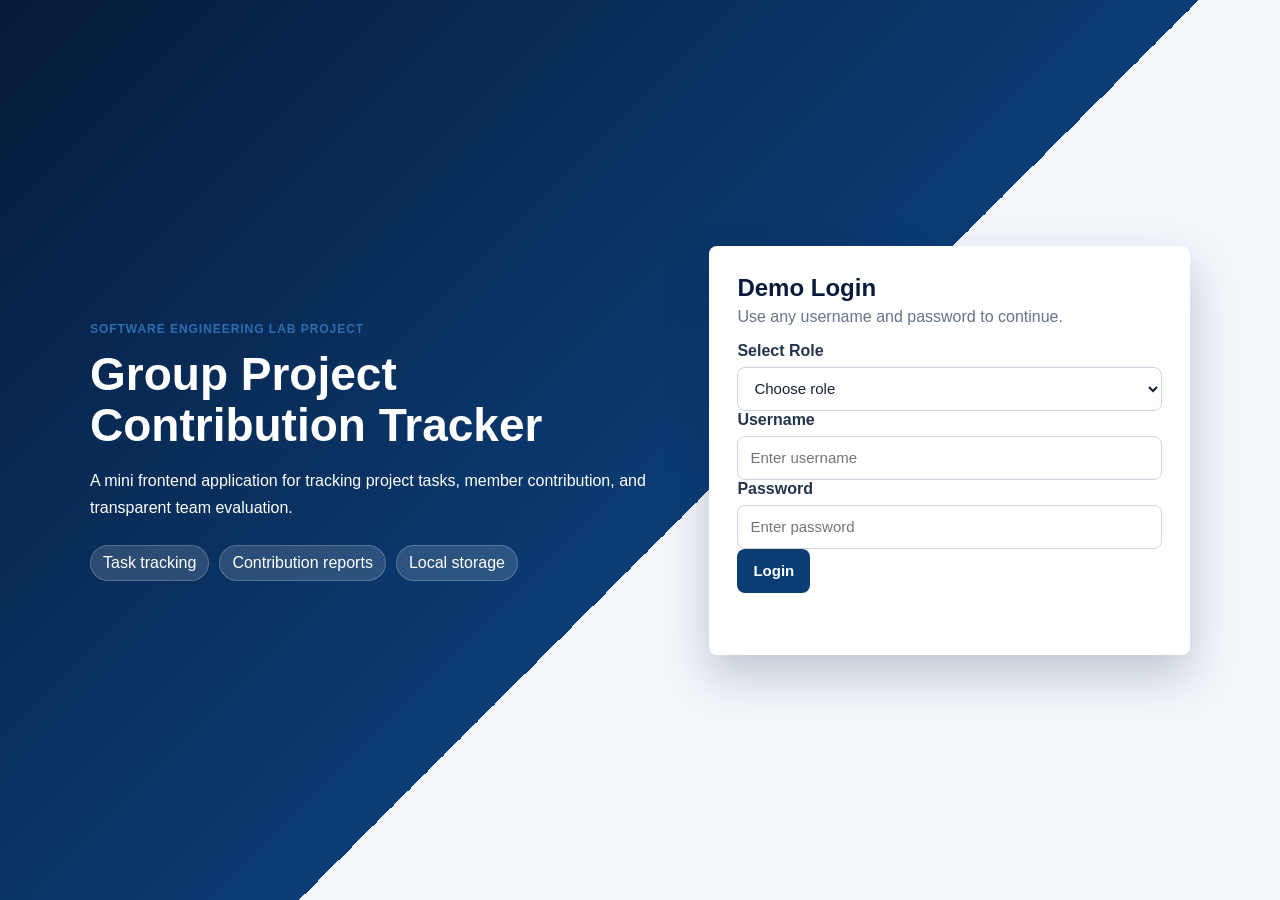
<file: index.html>
<!DOCTYPE html>
<html lang="en">
<head>
  <meta charset="UTF-8">
  <meta name="viewport" content="width=device-width, initial-scale=1.0">
  <title>Login - Group Project Contribution Tracker</title>
  <link rel="stylesheet" href="css/style.css">
</head>
<body class="login-body">
  <main class="login-wrapper">
    <section class="login-info">
      <p class="eyebrow">Software Engineering Lab Project</p>
      <h1>Group Project Contribution Tracker</h1>
      <p>
        A mini frontend application for tracking project tasks, member
        contribution, and transparent team evaluation.
      </p>

      <div class="login-points">
        <span>Task tracking</span>
        <span>Contribution reports</span>
        <span>Local storage</span>
      </div>
    </section>

    <section class="login-card">
      <h2>Demo Login</h2>
      <p class="muted">Use any username and password to continue.</p>

      <form id="loginForm">
        <label for="role">Select Role</label>
        <select id="role">
          <option value="">Choose role</option>
          <option value="Admin">Admin</option>
          <option value="Team Leader">Team Leader</option>
          <option value="Team Member">Team Member</option>
        </select>

        <label for="username">Username</label>
        <input type="text" id="username" placeholder="Enter username">

        <label for="password">Password</label>
        <input type="password" id="password" placeholder="Enter password">

        <button type="submit">Login</button>
        <p id="loginMessage" class="message"></p>
      </form>
    </section>
  </main>

  <script src="js/app.js"></script>
</body>
</html>
</file>
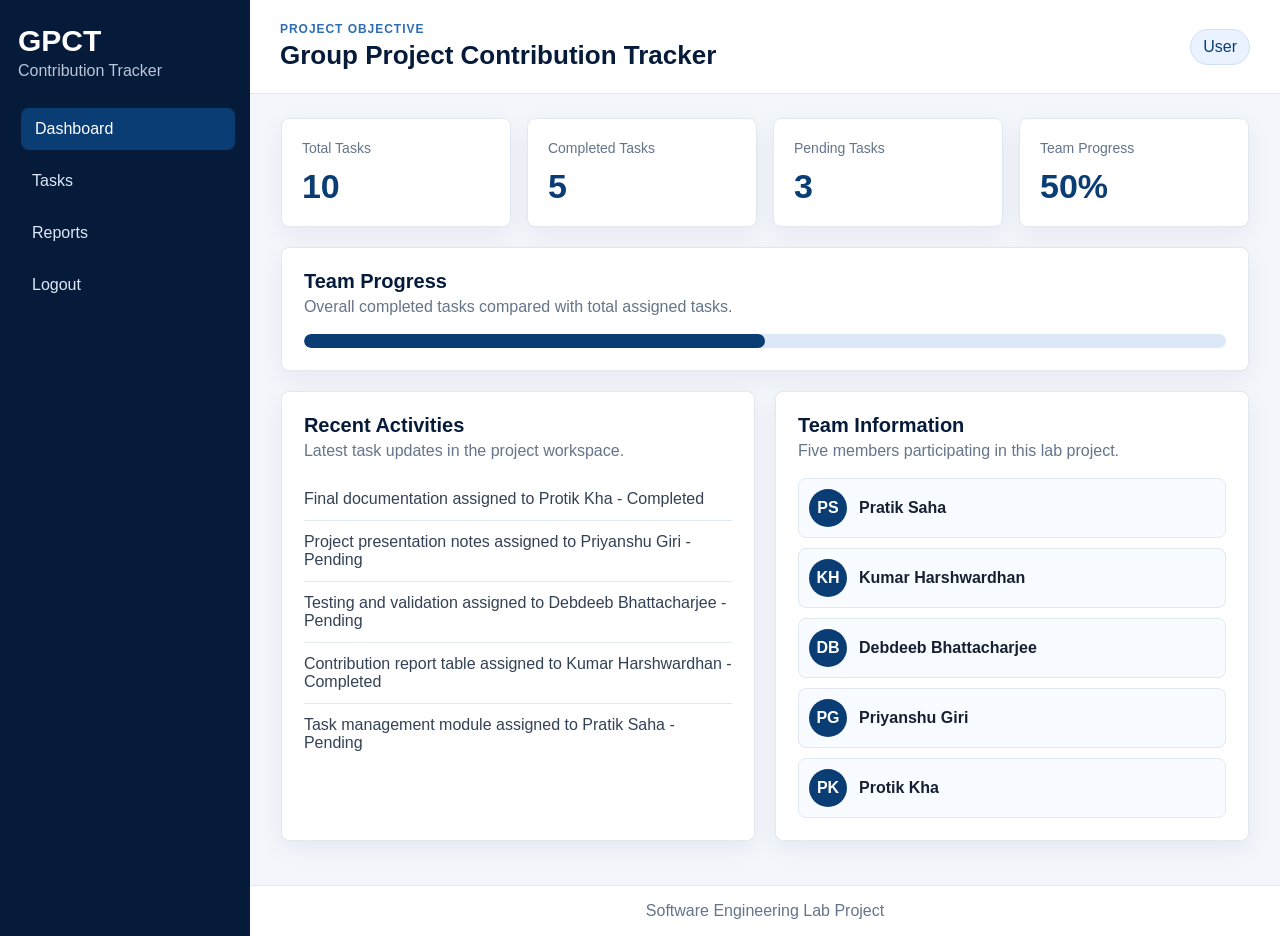
<file: dashboard.html>
<!DOCTYPE html>
<html lang="en">
<head>
  <meta charset="UTF-8">
  <meta name="viewport" content="width=device-width, initial-scale=1.0">
  <title>Dashboard - Group Project Contribution Tracker</title>
  <link rel="stylesheet" href="css/style.css">
</head>
<body>
  <div class="app-layout">
    <aside class="sidebar">
      <h1>GPCT</h1>
      <p>Contribution Tracker</p>
      <nav>
        <a class="active" href="dashboard.html">Dashboard</a>
        <a href="tasks.html">Tasks</a>
        <a href="reports.html">Reports</a>
        <a href="index.html">Logout</a>
      </nav>
    </aside>

    <div class="page">
      <header class="topbar">
        <div>
          <p class="eyebrow">Project Objective</p>
          <h2>Group Project Contribution Tracker</h2>
        </div>
        <span class="role-pill" id="loggedRole">Demo User</span>
      </header>

      <main class="content">
        <section class="stats-grid">
          <article class="stat-card">
            <span>Total Tasks</span>
            <strong id="totalTasks">0</strong>
          </article>
          <article class="stat-card">
            <span>Completed Tasks</span>
            <strong id="completedTasks">0</strong>
          </article>
          <article class="stat-card">
            <span>Pending Tasks</span>
            <strong id="pendingTasks">0</strong>
          </article>
          <article class="stat-card">
            <span>Team Progress</span>
            <strong id="progressNumber">0%</strong>
          </article>
        </section>

        <section class="panel">
          <div class="section-heading">
            <div>
              <h3>Team Progress</h3>
              <p>Overall completed tasks compared with total assigned tasks.</p>
            </div>
          </div>
          <div class="progress-track">
            <div class="progress-fill" id="progressBar"></div>
          </div>
        </section>

        <section class="two-column">
          <div class="panel">
            <div class="section-heading">
              <div>
                <h3>Recent Activities</h3>
                <p>Latest task updates in the project workspace.</p>
              </div>
            </div>
            <ul class="activity-list" id="activityList"></ul>
          </div>

          <div class="panel">
            <div class="section-heading">
              <div>
                <h3>Team Information</h3>
                <p>Five members participating in this lab project.</p>
              </div>
            </div>
            <div class="team-list" id="teamList"></div>
          </div>
        </section>
      </main>

      <footer>Software Engineering Lab Project</footer>
    </div>
  </div>

  <script src="js/app.js"></script>
</body>
</html>
</file>
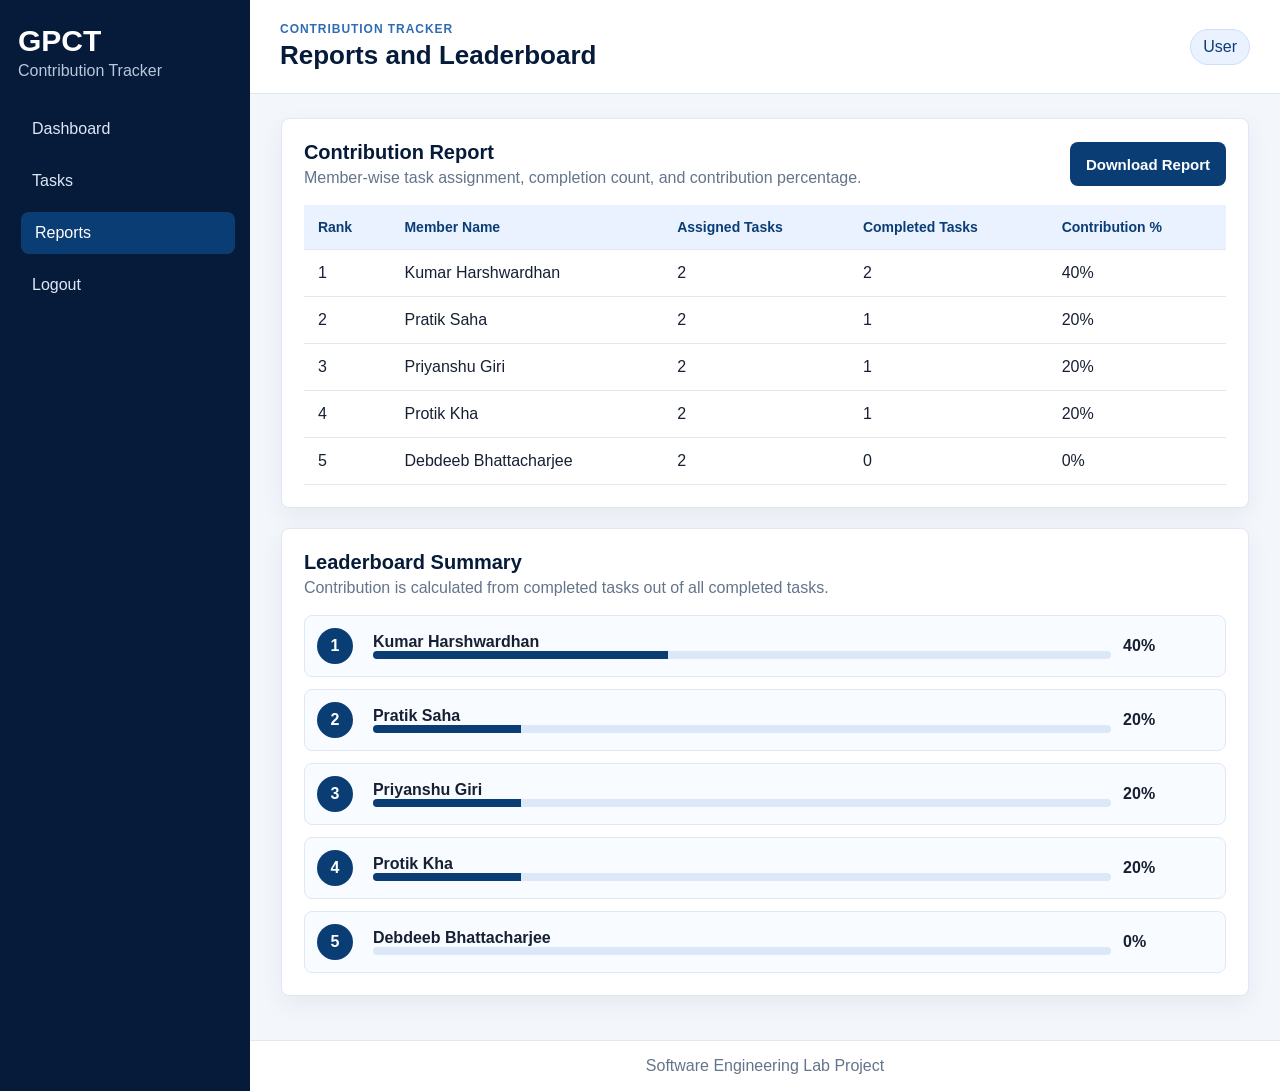
<file: reports.html>
<!DOCTYPE html>
<html lang="en">
<head>
  <meta charset="UTF-8">
  <meta name="viewport" content="width=device-width, initial-scale=1.0">
  <title>Reports - Group Project Contribution Tracker</title>
  <link rel="stylesheet" href="css/style.css">
</head>
<body>
  <div class="app-layout">
    <aside class="sidebar">
      <h1>GPCT</h1>
      <p>Contribution Tracker</p>
      <nav>
        <a href="dashboard.html">Dashboard</a>
        <a href="tasks.html">Tasks</a>
        <a class="active" href="reports.html">Reports</a>
        <a href="index.html">Logout</a>
      </nav>
    </aside>

    <div class="page">
      <header class="topbar">
        <div>
          <p class="eyebrow">Contribution Tracker</p>
          <h2>Reports and Leaderboard</h2>
        </div>
        <span class="role-pill" id="loggedRole">Demo User</span>
      </header>

      <main class="content">
        <section class="panel">
          <div class="section-heading">
            <div>
              <h3>Contribution Report</h3>
              <p>Member-wise task assignment, completion count, and contribution percentage.</p>
            </div>
            <button class="small-button" id="downloadReport">Download Report</button>
          </div>

          <div class="table-box">
            <table>
              <thead>
                <tr>
                  <th>Rank</th>
                  <th>Member Name</th>
                  <th>Assigned Tasks</th>
                  <th>Completed Tasks</th>
                  <th>Contribution %</th>
                </tr>
              </thead>
              <tbody id="reportTableBody"></tbody>
            </table>
          </div>
        </section>

        <section class="panel">
          <div class="section-heading">
            <div>
              <h3>Leaderboard Summary</h3>
              <p>Contribution is calculated from completed tasks out of all completed tasks.</p>
            </div>
          </div>
          <div class="leaderboard" id="leaderboardList"></div>
        </section>
      </main>

      <footer>Software Engineering Lab Project</footer>
    </div>
  </div>

  <script src="js/app.js"></script>
</body>
</html>
</file>
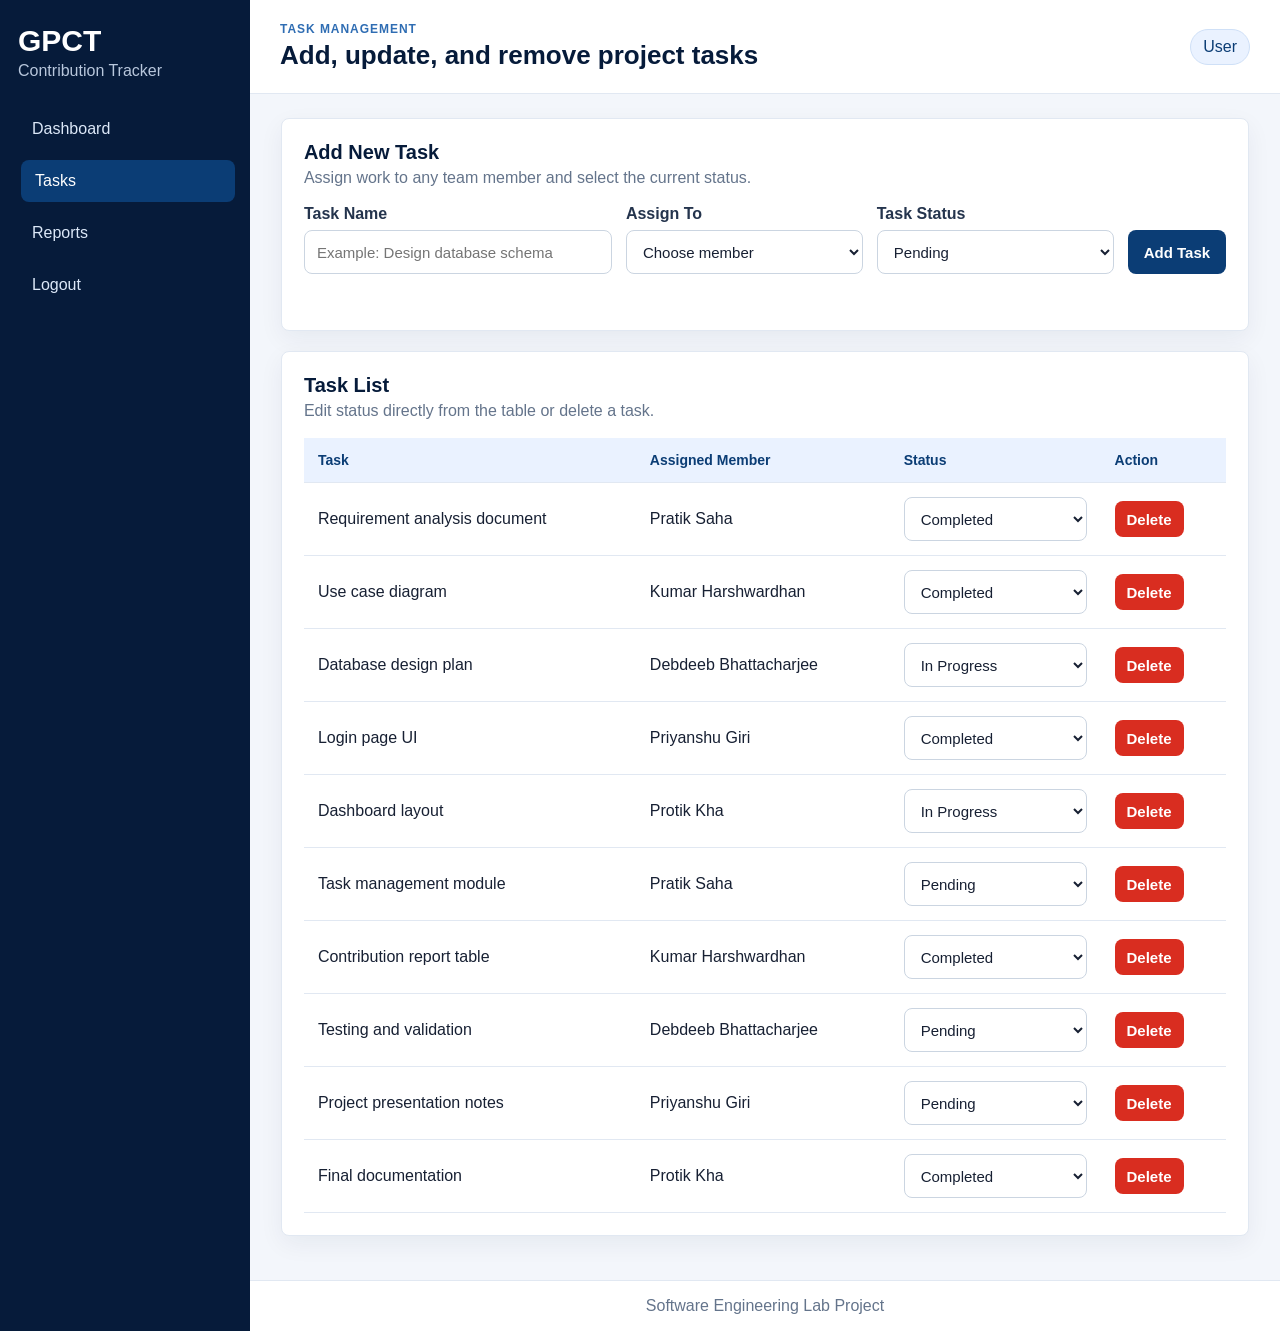
<file: tasks.html>
<!DOCTYPE html>
<html lang="en">
<head>
  <meta charset="UTF-8">
  <meta name="viewport" content="width=device-width, initial-scale=1.0">
  <title>Tasks - Group Project Contribution Tracker</title>
  <link rel="stylesheet" href="css/style.css">
</head>
<body>
  <div class="app-layout">
    <aside class="sidebar">
      <h1>GPCT</h1>
      <p>Contribution Tracker</p>
      <nav>
        <a href="dashboard.html">Dashboard</a>
        <a class="active" href="tasks.html">Tasks</a>
        <a href="reports.html">Reports</a>
        <a href="index.html">Logout</a>
      </nav>
    </aside>

    <div class="page">
      <header class="topbar">
        <div>
          <p class="eyebrow">Task Management</p>
          <h2>Add, update, and remove project tasks</h2>
        </div>
        <span class="role-pill" id="loggedRole">Demo User</span>
      </header>

      <main class="content">
        <section class="panel">
          <div class="section-heading">
            <div>
              <h3>Add New Task</h3>
              <p>Assign work to any team member and select the current status.</p>
            </div>
          </div>

          <form id="taskForm" class="task-form">
            <div class="form-grid">
              <div>
                <label for="taskName">Task Name</label>
                <input type="text" id="taskName" placeholder="Example: Design database schema">
              </div>

              <div>
                <label for="memberName">Assign To</label>
                <select id="memberName">
                  <option value="">Choose member</option>
                </select>
              </div>

              <div>
                <label for="taskStatus">Task Status</label>
                <select id="taskStatus">
                  <option value="Pending">Pending</option>
                  <option value="In Progress">In Progress</option>
                  <option value="Completed">Completed</option>
                </select>
              </div>

              <button type="submit">Add Task</button>
            </div>
            <p id="taskMessage" class="message"></p>
          </form>
        </section>

        <section class="panel">
          <div class="section-heading">
            <div>
              <h3>Task List</h3>
              <p>Edit status directly from the table or delete a task.</p>
            </div>
          </div>

          <div class="table-box">
            <table>
              <thead>
                <tr>
                  <th>Task</th>
                  <th>Assigned Member</th>
                  <th>Status</th>
                  <th>Action</th>
                </tr>
              </thead>
              <tbody id="taskTableBody"></tbody>
            </table>
          </div>
        </section>
      </main>

      <footer>Software Engineering Lab Project</footer>
    </div>
  </div>

  <script src="js/app.js"></script>
</body>
</html>
</file>
<file: css/style.css>
/* Common reset for all pages */
* {
  box-sizing: border-box;
}

body {
  margin: 0;
  font-family: Arial, Helvetica, sans-serif;
  background: #f3f6fb;
  color: #172033;
}

a {
  color: inherit;
}

/* Login page */
.login-body {
  min-height: 100vh;
  background: linear-gradient(135deg, #061b3a 0%, #0b3d75 55%, #f3f6fb 55%);
}

.login-wrapper {
  min-height: 100vh;
  width: min(1100px, 92%);
  margin: 0 auto;
  display: grid;
  grid-template-columns: 1.1fr 0.9fr;
  align-items: center;
  gap: 32px;
}

.login-info {
  color: #ffffff;
  animation: fadeUp 0.5s ease;
}

.login-info h1 {
  max-width: 620px;
  margin: 10px 0 14px;
  font-size: 46px;
  line-height: 1.1;
}

.login-info p {
  max-width: 560px;
  line-height: 1.7;
}

.login-points {
  display: flex;
  flex-wrap: wrap;
  gap: 10px;
  margin-top: 24px;
}

.login-points span,
.role-pill {
  display: inline-block;
  padding: 8px 12px;
  border-radius: 999px;
  background: rgba(255, 255, 255, 0.14);
  border: 1px solid rgba(255, 255, 255, 0.2);
}

.login-card {
  background: #ffffff;
  border-radius: 8px;
  padding: 28px;
  box-shadow: 0 20px 45px rgba(6, 27, 58, 0.22);
  animation: fadeUp 0.7s ease;
}

.login-card h2 {
  margin: 0 0 6px;
  color: #061b3a;
}

.muted {
  color: #64748b;
  margin-top: 0;
}

/* Application layout */
.app-layout {
  min-height: 100vh;
  display: flex;
}

.sidebar {
  width: 250px;
  min-height: 100vh;
  padding: 24px 18px;
  background: #061b3a;
  color: #ffffff;
  position: sticky;
  top: 0;
}

.sidebar h1 {
  margin: 0;
  font-size: 30px;
  letter-spacing: 0;
}

.sidebar p {
  margin: 4px 0 28px;
  color: #b8c7dc;
}

.sidebar nav {
  display: grid;
  gap: 10px;
}

.sidebar a {
  text-decoration: none;
  padding: 12px 14px;
  border-radius: 8px;
  color: #dce8f8;
  transition: 0.2s ease;
}

.sidebar a:hover,
.sidebar a.active {
  background: #0b3d75;
  color: #ffffff;
  transform: translateX(3px);
}

.page {
  flex: 1;
  min-width: 0;
  display: flex;
  flex-direction: column;
}

.topbar {
  display: flex;
  align-items: center;
  justify-content: space-between;
  gap: 18px;
  padding: 22px 30px;
  background: #ffffff;
  border-bottom: 1px solid #e1e8f2;
}

.topbar h2 {
  margin: 4px 0 0;
  color: #061b3a;
  font-size: 26px;
}

.eyebrow {
  margin: 0;
  color: #2f6db3;
  font-size: 12px;
  font-weight: 700;
  letter-spacing: 0.08em;
  text-transform: uppercase;
}

.role-pill {
  color: #0b3d75;
  background: #eaf2ff;
  border-color: #cfe0f7;
  white-space: nowrap;
}

.content {
  flex: 1;
  width: min(1180px, 94%);
  margin: 24px auto;
}

footer {
  padding: 16px;
  text-align: center;
  color: #64748b;
  background: #ffffff;
  border-top: 1px solid #e1e8f2;
}

/* Dashboard */
.stats-grid {
  display: grid;
  grid-template-columns: repeat(4, 1fr);
  gap: 16px;
  margin-bottom: 20px;
}

.stat-card,
.panel {
  background: #ffffff;
  border: 1px solid #e1e8f2;
  border-radius: 8px;
  box-shadow: 0 8px 24px rgba(15, 35, 70, 0.06);
}

.stat-card {
  padding: 20px;
  transition: 0.2s ease;
}

.stat-card:hover {
  transform: translateY(-3px);
  box-shadow: 0 12px 28px rgba(15, 35, 70, 0.1);
}

.stat-card span {
  color: #64748b;
  font-size: 14px;
}

.stat-card strong {
  display: block;
  margin-top: 10px;
  color: #0b3d75;
  font-size: 34px;
}

.panel {
  padding: 22px;
  margin-bottom: 20px;
}

.section-heading {
  display: flex;
  align-items: center;
  justify-content: space-between;
  gap: 16px;
  margin-bottom: 18px;
}

.section-heading h3 {
  margin: 0;
  color: #061b3a;
  font-size: 20px;
}

.section-heading p {
  margin: 5px 0 0;
  color: #64748b;
}

.progress-track {
  width: 100%;
  height: 14px;
  overflow: hidden;
  border-radius: 999px;
  background: #dce8f8;
}

.progress-fill {
  height: 100%;
  width: 0;
  border-radius: 999px;
  background: #0b3d75;
  transition: width 0.5s ease;
}

.two-column {
  display: grid;
  grid-template-columns: 1fr 1fr;
  gap: 20px;
}

.activity-list {
  list-style: none;
  padding: 0;
  margin: 0;
}

.activity-list li {
  padding: 12px 0;
  border-bottom: 1px solid #e1e8f2;
  color: #334155;
}

.activity-list li:last-child {
  border-bottom: 0;
}

.team-list {
  display: grid;
  gap: 10px;
}

.team-member {
  display: flex;
  align-items: center;
  gap: 12px;
  padding: 10px;
  border-radius: 8px;
  background: #f8fbff;
  border: 1px solid #e1e8f2;
}

.avatar {
  width: 38px;
  height: 38px;
  border-radius: 50%;
  display: grid;
  place-items: center;
  background: #0b3d75;
  color: #ffffff;
  font-weight: 700;
}

/* Forms */
form {
  margin: 0;
}

label {
  display: block;
  margin-bottom: 7px;
  font-weight: 700;
  color: #24344d;
}

input,
select {
  width: 100%;
  min-height: 44px;
  padding: 10px 12px;
  border: 1px solid #cbd5e1;
  border-radius: 8px;
  background: #ffffff;
  color: #172033;
  font-size: 15px;
}

input:focus,
select:focus {
  outline: 2px solid #9cc4f5;
  border-color: #2f6db3;
}

button {
  min-height: 44px;
  padding: 10px 16px;
  border: 0;
  border-radius: 8px;
  background: #0b3d75;
  color: #ffffff;
  font-size: 15px;
  font-weight: 700;
  cursor: pointer;
  transition: 0.2s ease;
}

button:hover {
  background: #061b3a;
  transform: translateY(-1px);
}

.small-button {
  width: auto;
  white-space: nowrap;
}

.delete-button {
  min-height: 36px;
  padding: 8px 12px;
  background: #d92d20;
}

.delete-button:hover {
  background: #a61b12;
}

.message {
  min-height: 22px;
  margin: 12px 0 0;
  color: #d92d20;
  font-weight: 700;
}

.message.success {
  color: #1b7f36;
}

.form-grid {
  display: grid;
  grid-template-columns: 1.3fr 1fr 1fr auto;
  align-items: end;
  gap: 14px;
}

/* Tables and badges */
.table-box {
  width: 100%;
  overflow-x: auto;
}

table {
  width: 100%;
  border-collapse: collapse;
}

th,
td {
  padding: 14px;
  text-align: left;
  border-bottom: 1px solid #e1e8f2;
  vertical-align: middle;
}

th {
  color: #0b3d75;
  background: #eaf2ff;
  font-size: 14px;
}

tbody tr:hover {
  background: #f8fbff;
}

.status-badge {
  display: inline-block;
  min-width: 96px;
  padding: 7px 10px;
  border-radius: 999px;
  text-align: center;
  font-size: 13px;
  font-weight: 700;
}

.status-pending {
  color: #92400e;
  background: #fff4d6;
}

.status-progress {
  color: #075985;
  background: #dff3ff;
}

.status-completed {
  color: #166534;
  background: #dcfce7;
}

.status-select {
  min-width: 135px;
}

.leaderboard {
  display: grid;
  gap: 12px;
}

.leaderboard-row {
  display: grid;
  grid-template-columns: 44px 1fr 90px;
  align-items: center;
  gap: 12px;
  padding: 12px;
  border-radius: 8px;
  background: #f8fbff;
  border: 1px solid #e1e8f2;
}

.rank {
  width: 36px;
  height: 36px;
  display: grid;
  place-items: center;
  border-radius: 50%;
  background: #0b3d75;
  color: #ffffff;
  font-weight: 700;
}

.bar-mini {
  height: 8px;
  overflow: hidden;
  border-radius: 999px;
  background: #dce8f8;
}

.bar-mini span {
  display: block;
  height: 100%;
  width: 0;
  background: #0b3d75;
}

/* Simple animation */
@keyframes fadeUp {
  from {
    opacity: 0;
    transform: translateY(12px);
  }

  to {
    opacity: 1;
    transform: translateY(0);
  }
}

/* Responsive design */
@media (max-width: 900px) {
  .login-wrapper {
    grid-template-columns: 1fr;
    padding: 32px 0;
  }

  .login-info h1 {
    font-size: 34px;
  }

  .app-layout {
    display: block;
  }

  .sidebar {
    width: 100%;
    min-height: auto;
    position: static;
  }

  .sidebar nav {
    grid-template-columns: repeat(4, 1fr);
  }

  .topbar {
    align-items: flex-start;
    flex-direction: column;
  }

  .stats-grid,
  .two-column,
  .form-grid {
    grid-template-columns: 1fr;
  }
}

@media (max-width: 560px) {
  .sidebar nav {
    grid-template-columns: 1fr 1fr;
  }

  .section-heading {
    align-items: flex-start;
    flex-direction: column;
  }

  .small-button {
    width: 100%;
  }

  th,
  td {
    padding: 11px;
  }
}
</file>
